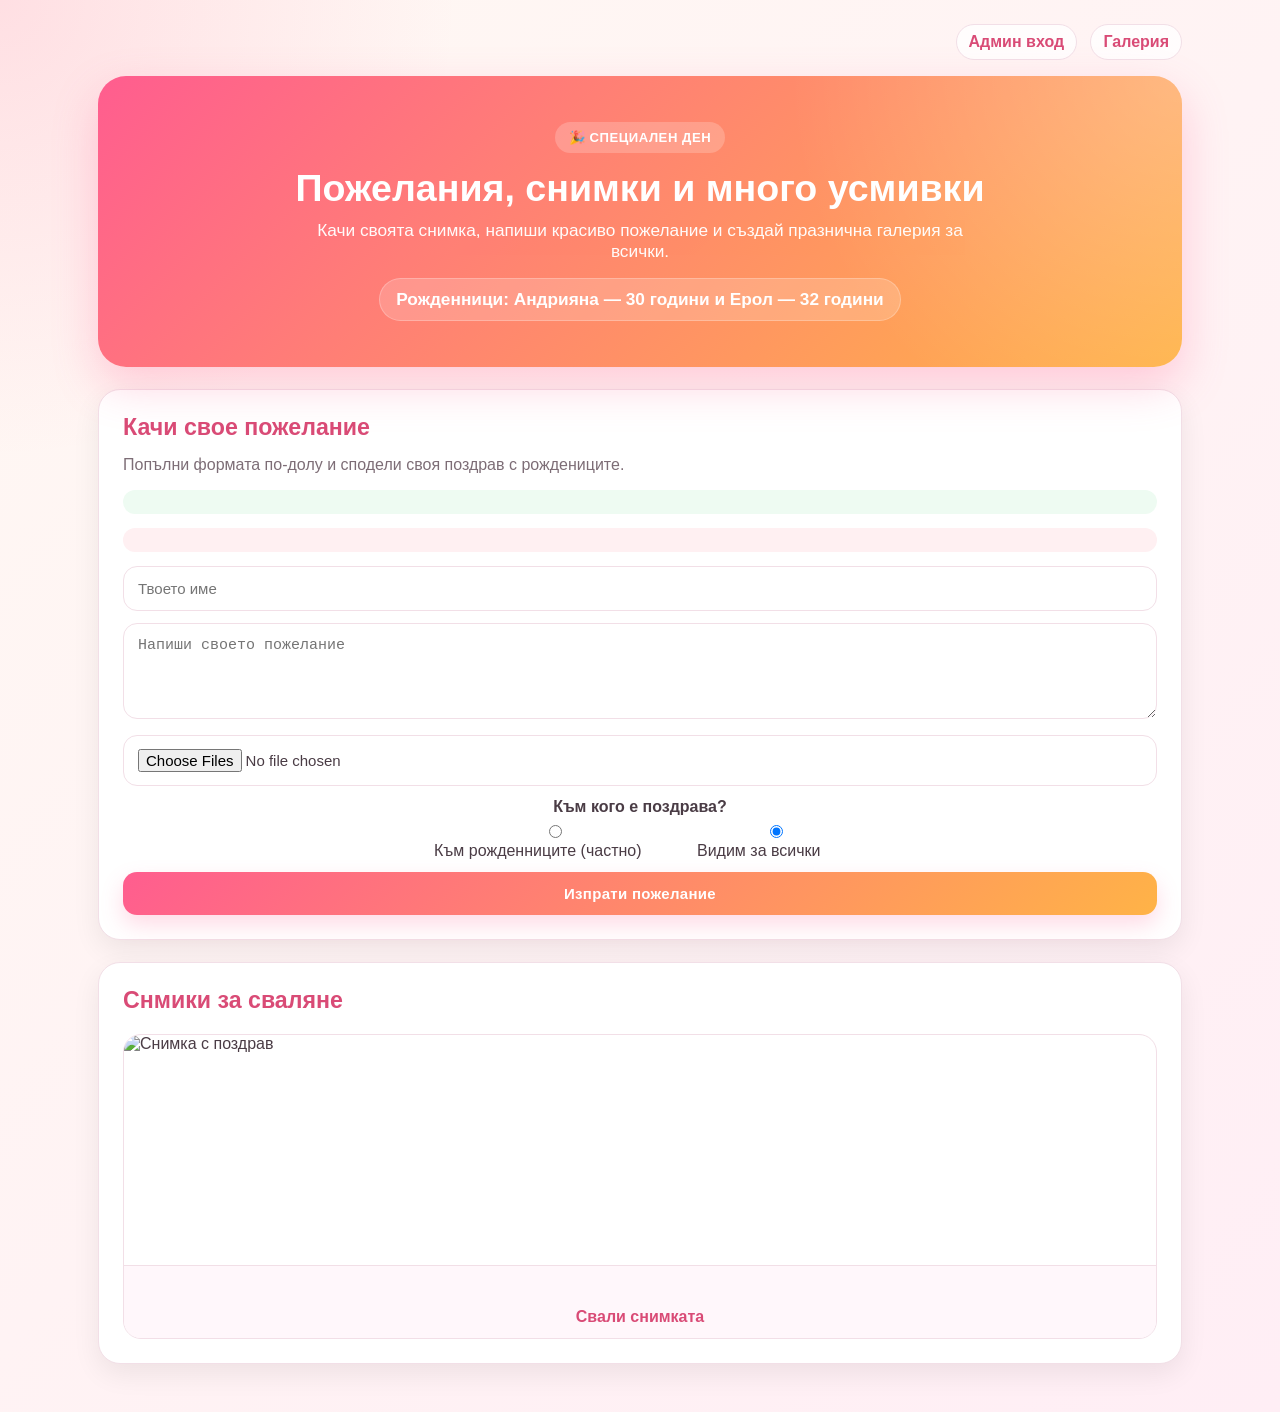
<file: birthday/src/main/resources/templates/index.html>
<!DOCTYPE html>
<html xmlns:th="http://www.thymeleaf.org">
<head>
    <meta charset="UTF-8">
    <meta name="viewport" content="width=device-width, initial-scale=1.0">
    <title>Събитието</title>
    <style>
        :root {
            --pink: #ff5d8f;
            --pink-dark: #d94b76;
            --orange: #ffb347;
            --cream: #fff8f3;
            --text: #4a3c45;
            --muted: #7d6d76;
            --card: #ffffff;
            --border: #f2dfe7;
        }

        * { box-sizing: border-box; }
        body {
            font-family: "Segoe UI", Arial, sans-serif;
            margin: 0;
            background:
                radial-gradient(circle at top left, rgba(255, 93, 143, 0.16), transparent 24%),
                linear-gradient(135deg, #fff8f3 0%, #ffeef5 100%);
            color: var(--text);
        }
        .container {
            max-width: 1120px;
            margin: 0 auto;
            padding: 24px 18px 48px;
        }
        .hero {
            position: relative;
            overflow: hidden;
            background: linear-gradient(135deg, var(--pink), #ff7d77 35%, var(--orange));
            color: white;
            padding: 46px 24px;
            border-radius: 28px;
            text-align: center;
            box-shadow: 0 18px 45px rgba(255, 93, 143, 0.28);
        }
        .hero::before {
            content: "";
            position: absolute;
            inset: 0;
            background: radial-gradient(circle at top right, rgba(255,255,255,0.25), transparent 35%);
            pointer-events: none;
        }
        .hero > * { position: relative; z-index: 1; }
        .hero-badge {
            display: inline-block;
            background: rgba(255,255,255,0.2);
            padding: 8px 14px;
            border-radius: 999px;
            font-weight: 700;
            margin-bottom: 14px;
            letter-spacing: 0.04em;
            text-transform: uppercase;
            font-size: 0.82rem;
        }
        .hero h1 { font-size: 2.35rem; margin: 0 0 10px; }
        .hero p { font-size: 1.08rem; margin: 8px auto 0; max-width: 700px; opacity: 0.97; }
        .birthday-info {
            font-size: 1.08rem;
            font-weight: 700;
            margin-top: 16px;
            display: inline-block;
            background: rgba(255,255,255,0.18);
            padding: 10px 16px;
            border-radius: 999px;
            border: 1px solid rgba(255,255,255,0.24);
        }
        .card {
            background: var(--card);
            border: 1px solid var(--border);
            border-radius: 22px;
            padding: 24px;
            margin-top: 22px;
            box-shadow: 0 10px 28px rgba(0,0,0,0.07);
        }
        .card h2 { margin-top: 0; color: var(--pink-dark); font-size: 1.45rem; }
        .card-intro {
            color: var(--muted);
            margin-top: -4px;
            margin-bottom: 16px;
        }
        .grid {
            display: grid;
            grid-template-columns: repeat(auto-fit, minmax(240px, 1fr));
            gap: 20px;
            margin-top: 18px;
        }
        .photo-card {
            background: #fff;
            border: 1px solid var(--border);
            border-radius: 18px;
            overflow: hidden;
            transition: transform 0.2s ease, box-shadow 0.2s ease;
        }
        .photo-card:hover { transform: translateY(-4px); box-shadow: 0 12px 22px rgba(0,0,0,0.09); }
        .photo-card img { width: 100%; height: 230px; object-fit: cover; display: block; }
        .photo-card a {
            display: block;
            text-align: center;
            padding: 12px 12px;
            color: var(--pink-dark);
            text-decoration: none;
            font-weight: 700;
            background: #fff7fb;
        }
        .wish-text { padding: 12px; background: #fff7fb; color: var(--text); border-top: 1px solid var(--border); }
        .wish-text p { margin: 0; }
        .wish-text p:first-child { color: var(--muted); }
        .form-group { margin-bottom: 12px; }
        input, textarea, button {
            width: 100%;
            padding: 13px 14px;
            border-radius: 14px;
            border: 1px solid var(--border);
            font-size: 15px;
            outline: none;
        }
        input:focus, textarea:focus { border-color: var(--pink); box-shadow: 0 0 0 3px rgba(255,93,143,0.15); }
        button {
            background: linear-gradient(135deg, var(--pink), var(--orange));
            color: white;
            border: none;
            cursor: pointer;
            font-weight: 800;
            letter-spacing: 0.02em;
            box-shadow: 0 10px 22px rgba(255, 93, 143, 0.22);
        }
        button:hover { filter: brightness(1.03); }
        .alert {
            padding: 12px 14px;
            border-radius: 12px;
            margin-bottom: 14px;
            font-weight: 600;
        }
        .alert-success { background: #eefbf2; color: #2f7d47; }
        .alert-error { background: #fff0f2; color: #b63b57; }
        .admin-link { text-align: right; margin-bottom: 16px; }
        .admin-link a {
            color: var(--pink-dark);
            text-decoration: none;
            font-weight: 800;
            background: rgba(255,255,255,0.8);
            padding: 8px 12px;
            border-radius: 999px;
            display: inline-block;
            border: 1px solid var(--border);
        }
        @media (max-width: 600px) {
            .hero { padding: 32px 18px; }
            .hero h1 { font-size: 1.75rem; }
            .card { padding: 16px; }
        }
    </style>
</head>
<body>
<div class="container">
    <div class="admin-link"><a href="/admin">Админ вход</a> &nbsp; <a href="/gallery">Галерия</a></div>
    <div class="hero">
        <div class="hero-badge">🎉 Специален ден</div>
        <h1>Пожелания, снимки и много усмивки</h1>
        <p>Качи своята снимка, напиши красиво пожелание и създай празнична галерия за всички.</p>
        <div class="birthday-info">Рожденници: Андрияна — 30 години и Ерол — 32 години</div>
    </div>

    <div class="card">
        <h2>Качи свое пожелание</h2>
        <div class="card-intro">Попълни формата по-долу и сподели своя поздрав с рождениците.</div>
        <div th:if="${success}" class="alert alert-success" th:text="${success}"></div>
        <div th:if="${error}" class="alert alert-error" th:text="${error}"></div>
        <form th:action="@{/wishes}" method="post" enctype="multipart/form-data">
            <div class="form-group">
                <input type="text" name="name" placeholder="Твоето име" required>
            </div>
            <div class="form-group">
                <textarea name="message" rows="4" placeholder="Напиши своето пожелание" required></textarea>
            </div>
            <div class="form-group">
                <input type="file" name="images" accept="image/*" multiple required>
            </div>
            <div class="form-group visibility">
                <label style="font-weight:700;display:block;margin-bottom:6px;width:100%;text-align:center">Към кого е поздрава?</label>
                <div style="display:flex;justify-content:center;gap:18px;align-items:center">
                    <label style="margin-right:12px"><input type="radio" name="visible" value="false"> Към рожденниците (частно)</label>
                    <label><input type="radio" name="visible" value="true" checked> Видим за всички</label>
                </div>
            </div>
            <button type="submit">Изпрати пожелание</button>
        </form>
    </div>

    <div class="card">
        <h2>Снмики за сваляне</h2>
        <div class="grid">
            <div th:each="wish : ${wishes}" class="photo-card">
                <img th:src="@{${wish.imagePath}}" alt="Снимка с поздрав">
                <div class="wish-text" th:if="${wish.visibleToAll}">
                    <p th:text="${wish.message}"></p>
                    <p style="font-weight:700;margin-top:6px" th:text="'— ' + ${wish.name}"></p>
                </div>
                <a th:href="@{${wish.imagePath}}" download>Свали снимката</a>
            </div>
        </div>
    </div>
</div>
</body>
</html>
</file>
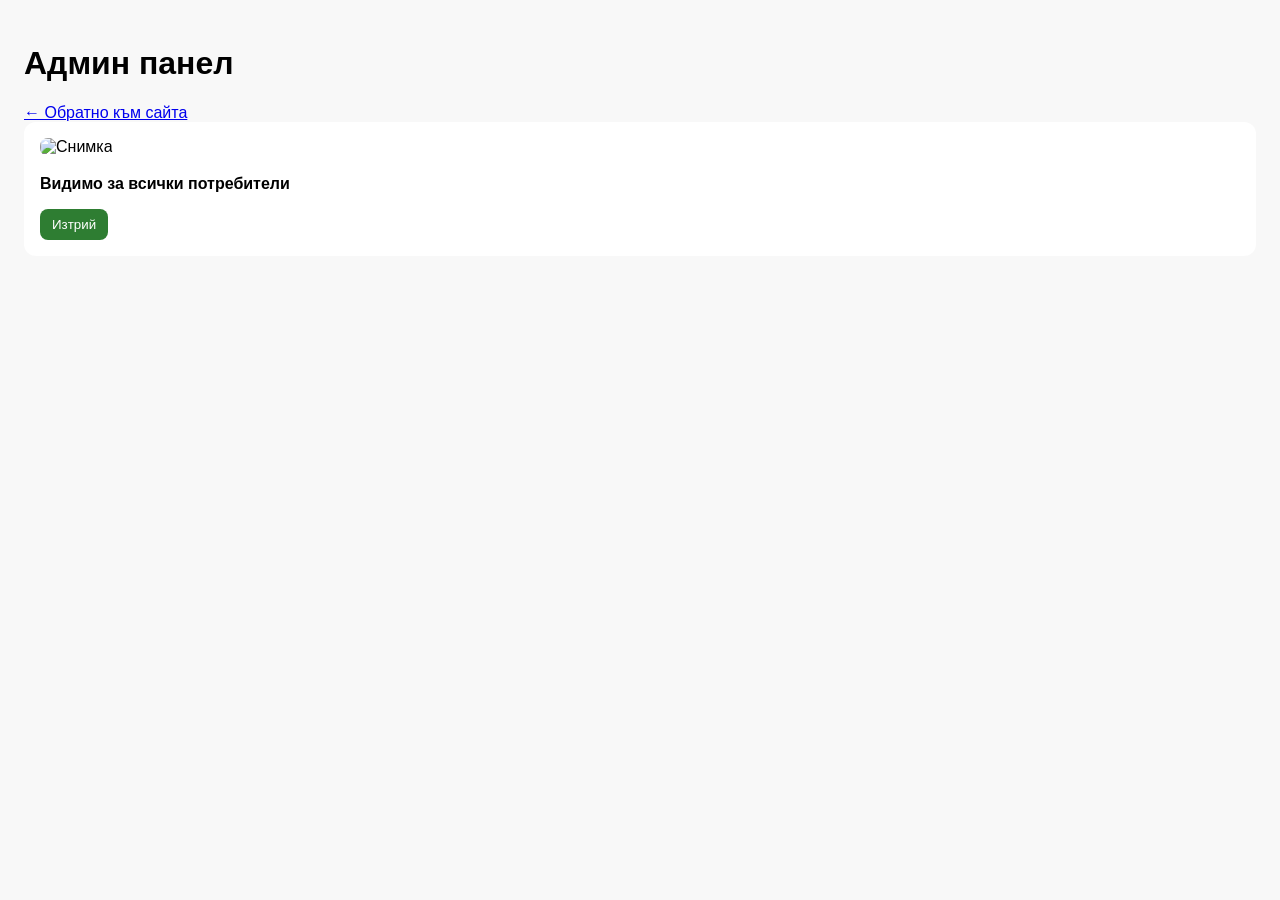
<file: birthday/src/main/resources/templates/admin.html>
<!DOCTYPE html>
<html xmlns:th="http://www.thymeleaf.org">
<head>
    <meta charset="UTF-8">
    <title>Админ панел</title>
    <style>
        body { font-family: Arial, sans-serif; margin: 0; padding: 24px; background: #f8f8f8; }
        .card { background: white; padding: 16px; border-radius: 12px; margin-bottom: 16px; }
        img { width: 160px; height: 120px; object-fit: cover; border-radius: 8px; }
        button { background: #2e7d32; color: white; border: none; padding: 8px 12px; border-radius: 8px; cursor: pointer; }
    </style>
</head>
<body>
<h1>Админ панел</h1>
<a href="/">← Обратно към сайта</a>
<div th:each="wish : ${wishes}" class="card">
    <img th:src="@{${wish.imagePath}}" alt="Снимка">
    <h3 th:text="${wish.name}"></h3>
    <p th:text="${wish.message}"></p>
    <p><strong>Видимо за всички потребители</strong></p>
    <form th:action="@{/admin/images/{id}(id=${wish.id})}" method="post">
        <input type="hidden" name="_method" value="DELETE" />
        <button type="submit" onclick="return confirm('Сигурни ли сте, че искате да изтриете тази снимка?');">Изтрий</button>
    </form>
</div>
</body>
</html>
</file>
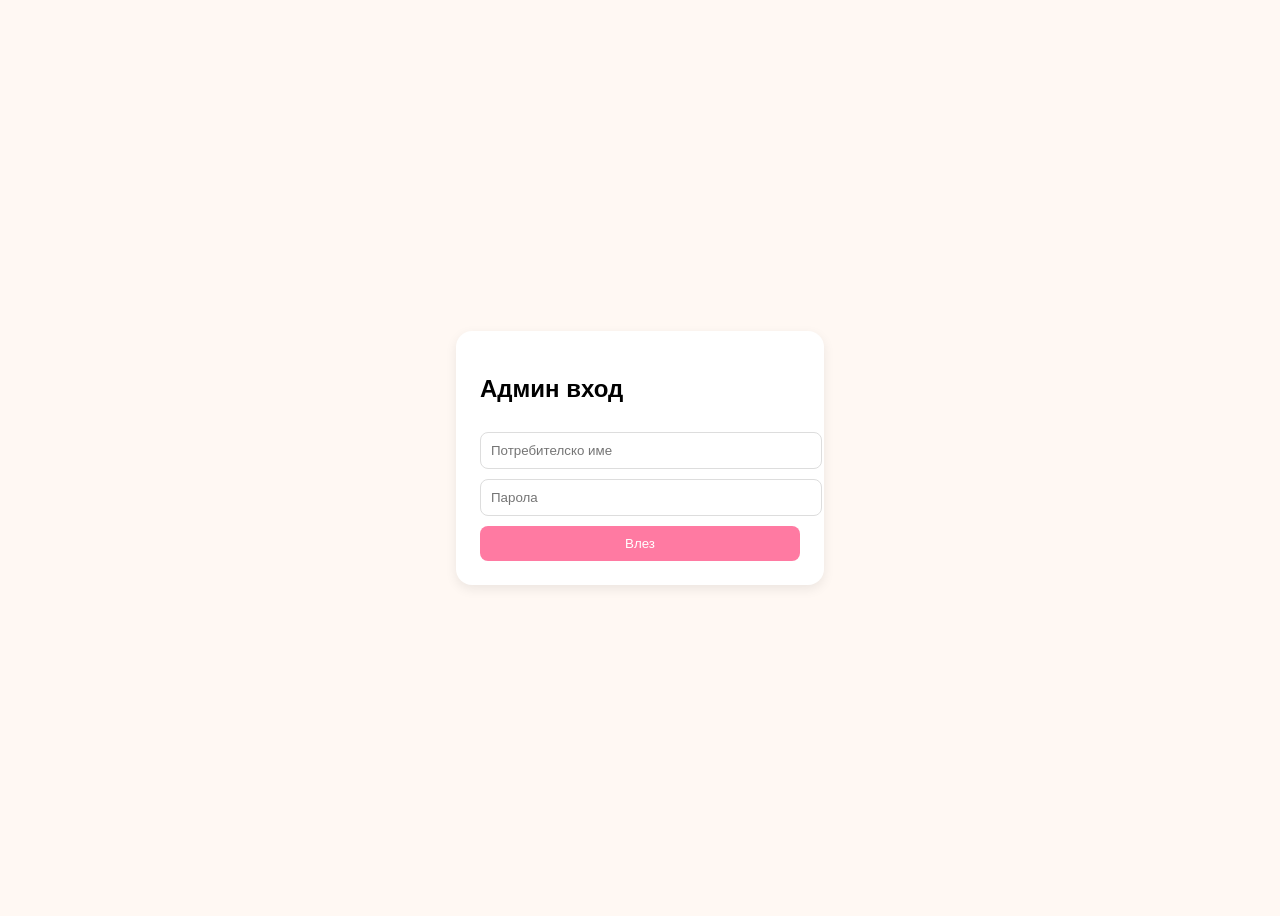
<file: birthday/src/main/resources/templates/login.html>
<!DOCTYPE html>
<html xmlns:th="http://www.thymeleaf.org">
<head>
    <meta charset="UTF-8">
    <title>Вход за админ</title>
    <style>
        body { font-family: Arial, sans-serif; display: flex; justify-content: center; align-items: center; height: 100vh; background: #fff8f3; }
        .box { background: white; padding: 24px; border-radius: 16px; width: 320px; box-shadow: 0 4px 12px rgba(0,0,0,0.08); }
        input, button { width: 100%; padding: 10px; margin-top: 10px; border-radius: 8px; border: 1px solid #ddd; }
        button { background: #ff7aa2; color: white; border: none; cursor: pointer; }
    </style>
</head>
<body>
<div class="box">
    <h2>Админ вход</h2>
    <form th:action="@{/login}" method="post">
        <input type="text" name="username" placeholder="Потребителско име" required>
        <input type="password" name="password" placeholder="Парола" required>
        <button type="submit">Влез</button>
    </form>
</div>
</body>
</html>
</file>
